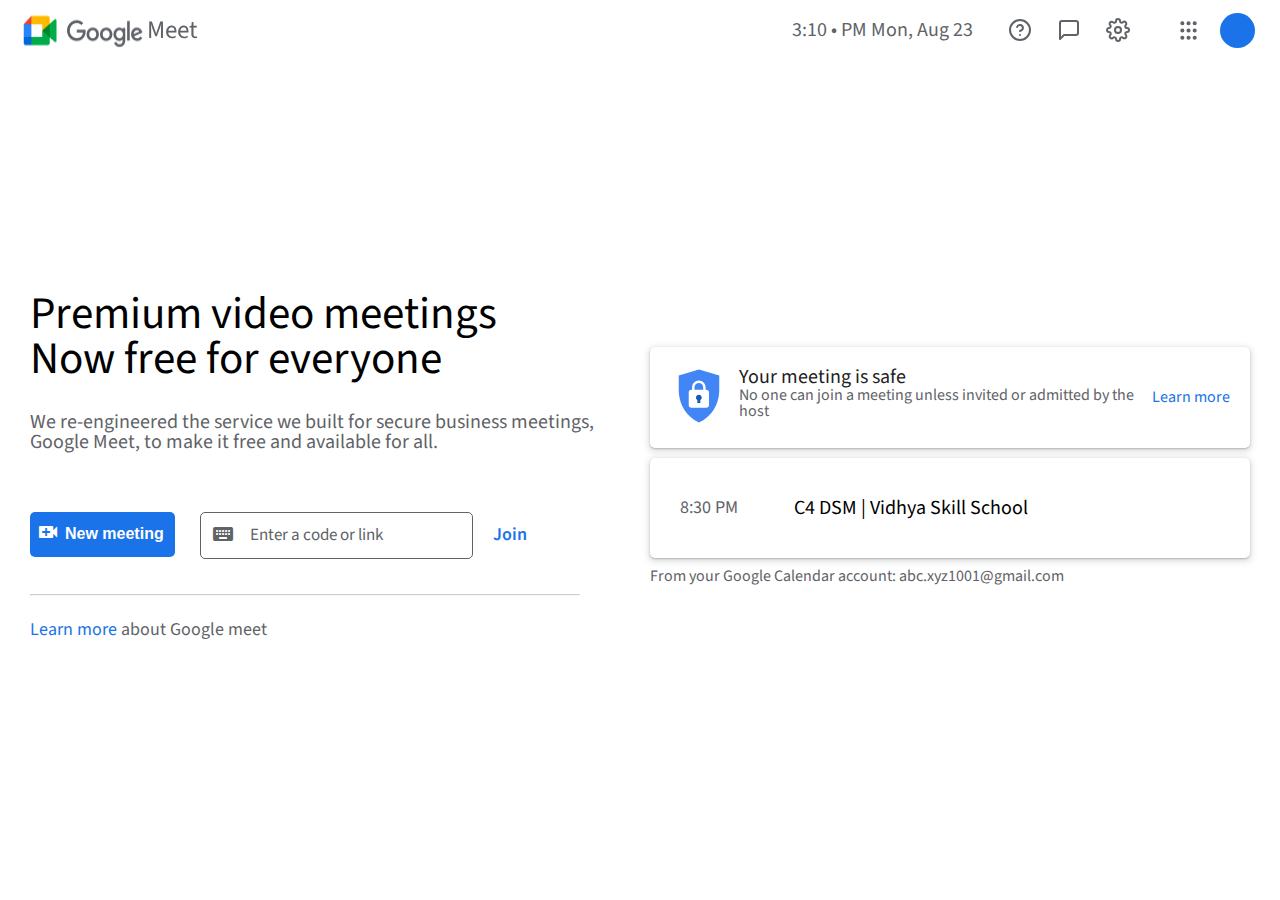
<file: index.html>
<!DOCTYPE html>
<html lang="en">
    <head>
        <title>Meet</title>
        <meta charset="UTF-8">
        <meta name="viewport" content="width=device-width, initial-scale=1">
        <link rel="icon" type="img/PNG" href="./assets/img/favicon.PNG">
        <link rel="stylesheet" href="./assets/css/reset.css">
        <link href="./assets/css/index.css" rel="stylesheet">
        <link href="https://fonts.googleapis.com/icon?family=Material+Icons" rel="stylesheet">
    </head>
    <body>
        <section>
            <div class="navigation-wrapper f-400">
                <div class="section-wrapper">
                    <div class="navigation-bar flex">
                        <div class="flex logo-wrapper">
                            <div class="valign-center logo-container">
                                <a href=""><img src="./assets/img/logo.PNG" alt="Google meet logo"></a>
                            </div>
                            <div class="valign-center logo-text"><a href="">Meet</a></div>
                        </div>
                        <div class="flex top-right-control">
                            <div class="valign-center chrono-text nav-items">
                                3:10 &#8226; PM Mon, Aug 23
                            </div>
                            <div class="flex nav-items">
                                <div title="Support" class="valign-center nav-links">
                                    <svg viewBox="0 0 24 24" width="24" height="24" stroke="#5f6368" stroke-width="2" fill="none" stroke-linecap="round" stroke-linejoin="round" class="css-i6dzq1"><circle cx="12" cy="12" r="10"></circle><path d="M9.09 9a3 3 0 0 1 5.83 1c0 2-3 3-3 3"></path><line x1="12" y1="17" x2="12.01" y2="17"></line></svg>
                                </div>
                                <div title="Feedback" class="valign-center nav-links">
                                    <svg viewBox="0 0 24 24" width="24" height="24" stroke="#5f6368" stroke-width="2" fill="none" stroke-linecap="round" stroke-linejoin="round" class="css-i6dzq1"><path d="M21 15a2 2 0 0 1-2 2H7l-4 4V5a2 2 0 0 1 2-2h14a2 2 0 0 1 2 2z"></path></svg>
                                </div>
                                <div title="Setting" class="valign-center nav-links setting-icon">
                                    <svg viewBox="0 0 24 24" width="24" height="24" stroke="#5f6368" stroke-width="2" fill="none" stroke-linecap="round" stroke-linejoin="round" class="css-i6dzq1"><circle cx="12" cy="12" r="3"></circle><path d="M19.4 15a1.65 1.65 0 0 0 .33 1.82l.06.06a2 2 0 0 1 0 2.83 2 2 0 0 1-2.83 0l-.06-.06a1.65 1.65 0 0 0-1.82-.33 1.65 1.65 0 0 0-1 1.51V21a2 2 0 0 1-2 2 2 2 0 0 1-2-2v-.09A1.65 1.65 0 0 0 9 19.4a1.65 1.65 0 0 0-1.82.33l-.06.06a2 2 0 0 1-2.83 0 2 2 0 0 1 0-2.83l.06-.06a1.65 1.65 0 0 0 .33-1.82 1.65 1.65 0 0 0-1.51-1H3a2 2 0 0 1-2-2 2 2 0 0 1 2-2h.09A1.65 1.65 0 0 0 4.6 9a1.65 1.65 0 0 0-.33-1.82l-.06-.06a2 2 0 0 1 0-2.83 2 2 0 0 1 2.83 0l.06.06a1.65 1.65 0 0 0 1.82.33H9a1.65 1.65 0 0 0 1-1.51V3a2 2 0 0 1 2-2 2 2 0 0 1 2 2v.09a1.65 1.65 0 0 0 1 1.51 1.65 1.65 0 0 0 1.82-.33l.06-.06a2 2 0 0 1 2.83 0 2 2 0 0 1 0 2.83l-.06.06a1.65 1.65 0 0 0-.33 1.82V9a1.65 1.65 0 0 0 1.51 1H21a2 2 0 0 1 2 2 2 2 0 0 1-2 2h-.09a1.65 1.65 0 0 0-1.51 1z"></path></svg>
                                </div>
                            </div>
                            <div class="flex nav-items more-controls">
                                <div class="valign-center nav-links more-app">
                                    <svg xmlns="http://www.w3.org/2000/svg" width="35" height="35" viewBox="0 0 34 24" fill="none" stroke="#5f6368" stroke-width="2" stroke-linecap="round" stroke-linejoin="round" class="feather feather-more-vertical"><circle cx="12" cy="12" r="1"></circle><circle cx="12" cy="5" r="1"></circle><circle cx="12" cy="19" r="1"></circle><circle cx="18" cy="12" r="1"></circle><circle cx="18" cy="5" r="1"></circle><circle cx="18" cy="19" r="1"></circle><circle cx="24" cy="12" r="1"></circle><circle cx="24" cy="5" r="1"></circle><circle cx="24" cy="19" r="1"></circle>
                                    </svg>
                                </div>
                                <div class="valign-center nav-links avatar-container">
                                    <div class="user-avatar"></div>
                                </div>
                            </div>
                        </div>
                    </div>
                </div>
            </div>
        </section>

        <section>
            <div class="section-wrapper">
                <div class="page-action-container">
                    <div class="left-container">
                        <div class="left-side-text">
                            <div class="heading-1 f-400">Premium video meetings</div>
                            <div class="heading-1 f-400">Now free for everyone</div>
                            <div class="heading-2 f-400">We re-engineered the service we built for secure business meetings, Google Meet, to make it free and available for all.</div>
                            <div class="flex create-meeting-block">
                                <div class="btn-container">
                                    <button>
                                        <div>
                                            <span class="material-icons">video_call</span>
                                        </div>
                                        <div class="btn-text">
                                            <span>New meeting</span>    
                                        </div>
                                    </button>
                                </div>
                                <div class="input-container">
                                    <div class="flex input-flex">
                                        <div class="flex input-wrapper">
                                            <div class="input-icon">
                                                <span class="material-icons">keyboard</span>
                                            </div>
                                            <div class="input-field">
                                                <input class="f-400" type="text" placeholder="Enter a code or link">
                                            </div>
                                        </div>
                                        <div class="valign-center f-600 join-link-container">
                                            <a href="" class="join-link">Join</a>
                                        </div>
                                    </div>
                                </div>
                            </div>
                            <div class="learn-more-left">
                                <div class="h-line">
                                    <hr>
                                </div>
                                <div class="f-400 more-info-text">
                                    <a href="">Learn more</a> <span>about Google meet</span>
                                </div>
                            </div>
                        </div>
                    </div>
                    <div class="right-container">
                        <div class="flex security-card">
                            <div class="security-img">
                                <img src="./assets/img/security_shield.svg" alt="">
                            </div>
                            <div class="security-content">
                                <div class="f-400">
                                    <div class="security-heading">Your meeting is safe</div>
                                    <div class="security-text">No one can join a meeting unless invited or admitted by the host</div>
                                </div>
                            </div>
                            <div class="security-link">
                                <a href="" class="f-400 learn-more">Learn more</a>
                            </div>
                        </div>

                        <div class="meeting-schedule">
                            <div class="meeting-list-item">
                                <div class="meeting-card flex f-400">
                                    <div class="meeting-time">
                                        8:30 PM
                                    </div>
                                    <div class="meeting-topic">
                                        C4 DSM | Vidhya Skill School
                                    </div>
                                </div>
                                <a href="./followUp.html" class="meeting-card-blue flex f-400">
                                    <div class="meeting-time-blue">
                                        8:30 PM
                                    </div>
                                    <div class="meeting-topic">
                                        C4 DSM | Vidhya Skill School
                                    </div>
                                </a>
                            </div>
                        </div>

                        <div class="f-400 meeting-reference">
                            From your Google Calendar account: abc.xyz1001@gmail.com
                        </div>
                        <div class="learn-more-right">
                            <div class="h-line">
                                <hr>
                            </div>
                            <div class="f-400 more-info-text">
                                <a href="">Learn more</a> <span>about Google meet</span>
                            </div>
                        </div>
                    </div>
                </div>
            </div>
        </section>
    </body>
</html>
</file>
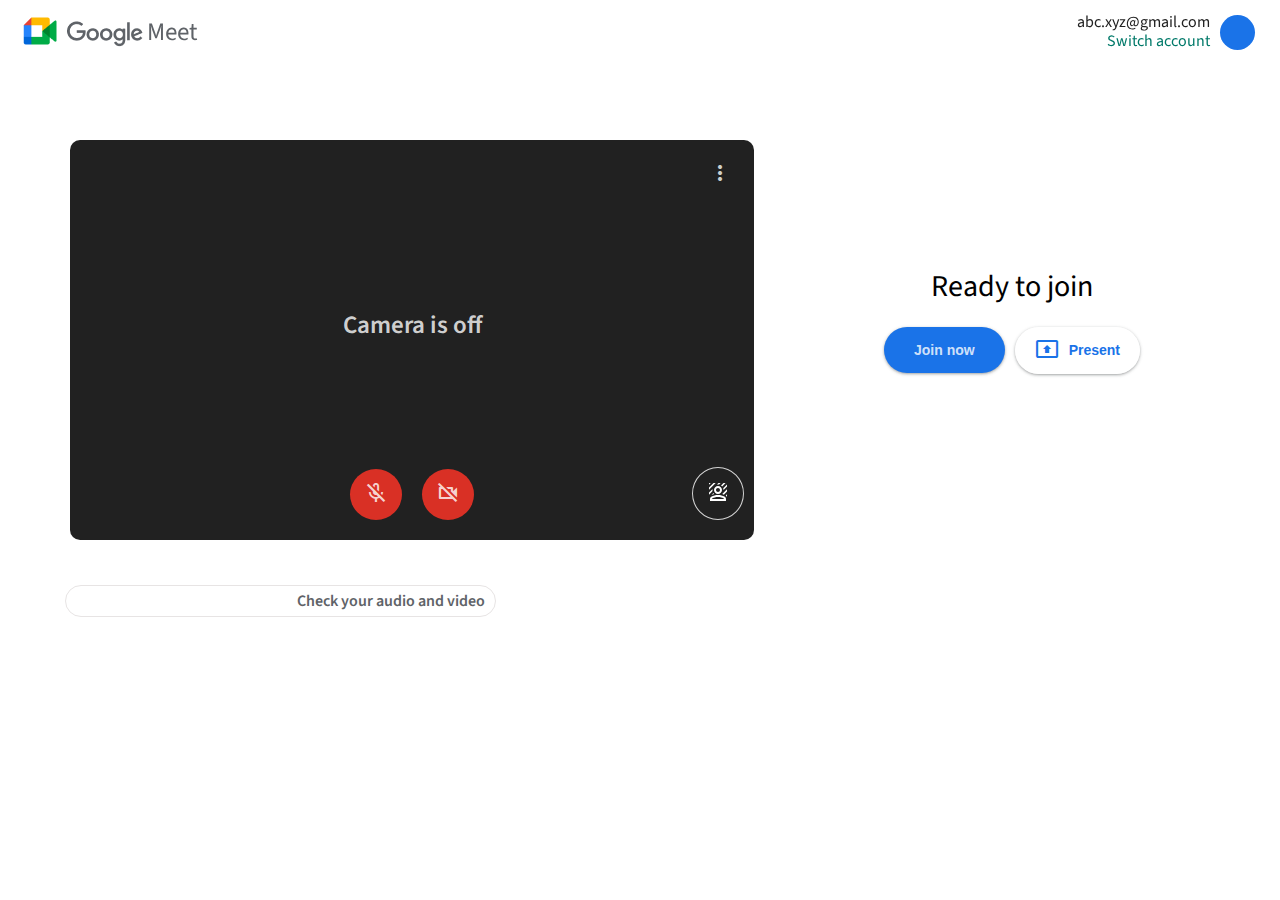
<file: followUp.html>
<!DOCTYPE html>
<html lang="en">
    <head> 
        <title>Meet</title>
        <meta charset="UTF-8">
        <meta name="viewport" content="width=device-width, initial-scale=1">
        <link rel="icon" type="img/PNG" href="./assets/img/favicon.PNG">
        <link rel="stylesheet" href="./assets/css/reset.css">
        <link href="./assets/css/followup.css" rel="stylesheet">
        <link href="https://fonts.googleapis.com/css?family=Material+Icons|Material+Icons+Outlined|Material+Icons+Two+Tone|Material+Icons+Round|Material+Icons+Sharp" rel="stylesheet">
    </head>
    <body>
        <section>
            <div class="section-wrapper">
                <div class="navigation-bar">
                    <div class="nav-wrapper">
                        <div class="logo-wrapper">
                            <div class="logo-img-container">
                                <img src="./assets/img/logo.PNG" alt="">
                            </div>
                            <div class="logo-text f-400">
                                Meet
                            </div>
                        </div>
                        <div class="user-info">
                            <div class="f-400 user-content">
                                <div class="email-text">abc.xyz@gmail.com</div>
                                <div class="switch-acc-text">Switch account</div>
                            </div>
                            <div class="user-avatar-wrapper">
                                <div class="user-avatar"></div>
                            </div>
                        </div>
                    </div>
                </div>
            </div>
        </section>

        <section>
            <div class="section-wrapper">
                <div class="action-container">
                    <div class="video-wrapper">
                        <div class="video-container"></div>
                        <div class="av-wrapper">
                            <div class="av-buttons">
                                <div class="a-button">
                                    <span class="material-icons-outlined">
                                        mic_off
                                    </span>
                                </div>
                                <div class="v-button">
                                    <span class="material-icons-outlined">
                                        videocam_off
                                    </span>
                                </div>
                            </div>
                        </div>
                        <div class="chng-bg-wrapper">
                            <div class="chng-bg-container">
                                <svg width="24" height="24" viewBox="0 0 24 24" xmlns="http://www.w3.org/2000/svg" fill="#fff"><g transform="translate(3 3)"><path d="M6.65 0L0 6.65V4.53L4.53 0H6.65ZM0 0V1.74L1.74 0H0ZM13.17 3.42L16.59 0H14.47L12.05 2.42C12.46 2.7 12.84 3.04 13.17 3.42ZM4.42 10.04L2.5 11.97C3.38 11.56 4.28 11.22 5.21 10.98C4.91 10.7 4.65 10.38 4.42 10.04ZM14.5 7.04L18 3.54V1.41L14.2 5.21C14.39 5.77 14.5 6.37 14.5 6.99C14.5 7.01 14.5 7.02 14.5 7.04ZM10.04 1.6L11.64 0H9.52L7.9 1.61C8.26 1.54 8.62 1.5 9 1.5C9.35 1.5 9.7 1.54 10.04 1.6ZM3.61 5.9L0 9.51V11.63L3.6 8.03C3.54 7.7 3.5 7.35 3.5 7C3.5 6.62 3.54 6.26 3.61 5.9ZM17.73 13.7L18 13.44V11.32L16.7 12.62C17.11 12.92 17.45 13.29 17.73 13.7ZM18 8.49V6.36L13.24 11.12C13.77 11.27 14.3 11.45 14.82 11.66L18 8.49ZM5 7C5 4.79 6.79 3 9 3C11.21 3 13 4.79 13 7C13 9.21 11.21 11 9 11C6.79 11 5 9.21 5 7ZM7 7C7 8.1 7.9 9 9 9C10.1 9 11 8.1 11 7C11 5.9 10.1 5 9 5C7.9 5 7 5.9 7 7ZM17 16.22V18H1V16.22C1 15.1 1.61 14.07 2.61 13.56C4.29 12.7 6.47 12 9 12C11.53 12 13.71 12.7 15.39 13.56C16.39 14.07 17 15.1 17 16.22ZM14.98 16C14.92 15.71 14.74 15.47 14.48 15.34C13.29 14.73 11.37 14 9 14C6.63 14 4.71 14.73 3.52 15.34C3.26 15.47 3.08 15.72 3.02 16H14.98Z"></path></g></svg>
                            </div>
                        </div>
                        <div class="action-btn-wrapper">
                            <div class="action-btn-container">
                                <span class="material-icons-outlined">
                                    more_vert
                                </span>
                            </div>
                        </div>
                        <div class="cam-status-wrapper">
                            <div class="cam-status-container f-600">
                                Camera is off
                            </div>
                        </div>
                    </div>
                    <div class="action-buttons">
                        <div class="btn-wrapper">
                            <div class="f-400 ready-text">Ready to join</div>
                            <div class="btn-container">
                                <div class="btn-ask">
                                    <a href="./meetingDashboard.html"><button>Join now</button></a>
                                </div>
                                <div class="btn-present">
                                    <button>
                                        <div class="present-btn-container">
                                            <div class="present-button-icon">
                                                <span class="material-icons">present_to_all</span>
                                            </div>
                                            <div class="present-button-text">
                                                Present
                                            </div>
                                        </div>
                                    </button>
                                </div>
                            </div>
                        </div>
                    </div>
                </div>
                <div class="check-av">
                    <div class="f-400 check-av-container">
                        <div class="material-icons-outlined av-icon">
                            inventory
                        </div>
                        <div class="av-text f-600">Check your audio and video</div>
                    </div>
                </div>
            </div>
        </section>
    </body>
</html>
</file>
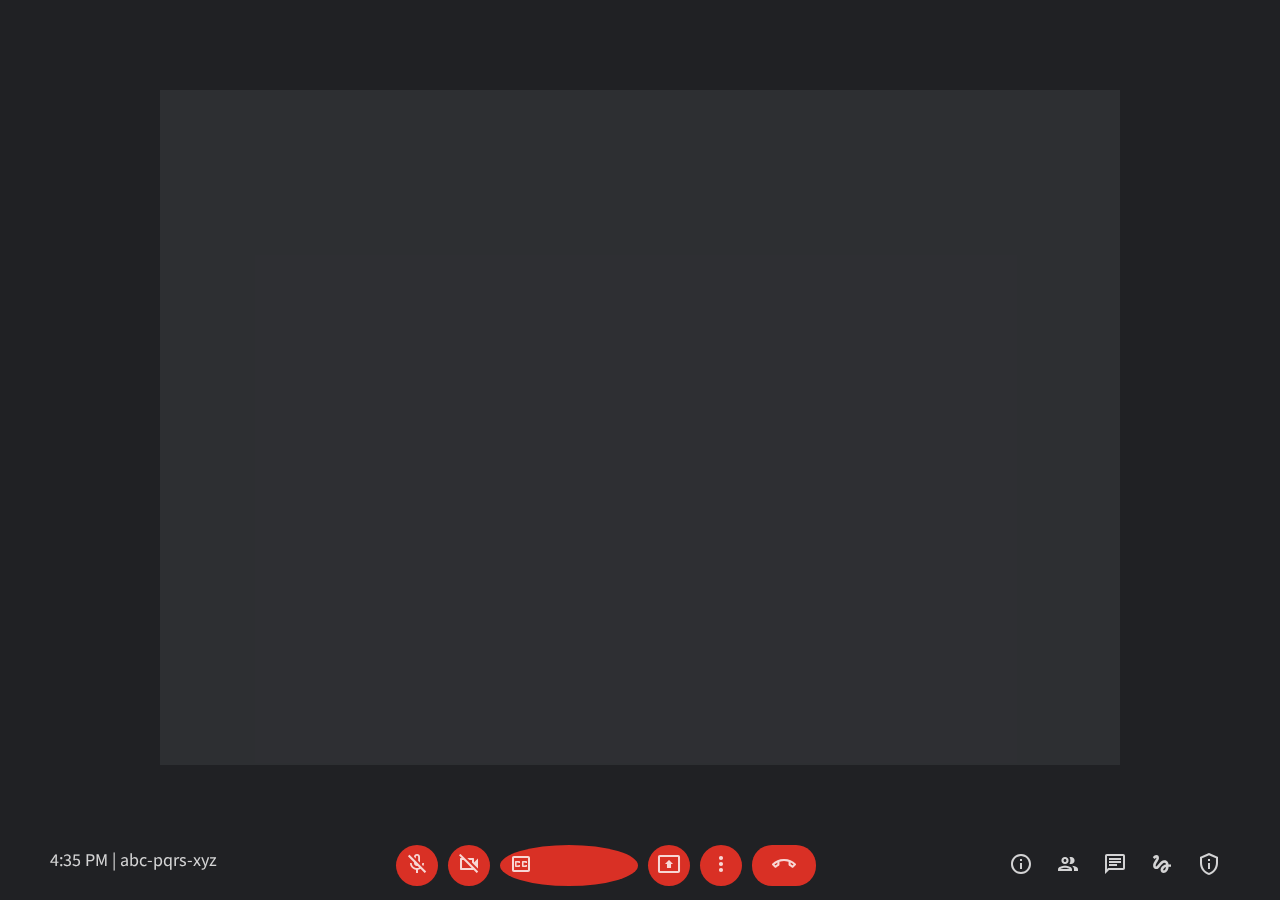
<file: meetingDashboard.html>
<!DOCTYPE html>
<html lang="en">
<head> 
    <title>Meet</title>
    <link rel="icon" type="img/PNG" href="./assets/img/favicon.PNG">
    <meta charset="UTF-8">
    <meta http-equiv="X-UA-Compatible" content="IE=edge">
    <meta name="viewport" content="width=device-width, initial-scale=1.0">
    <link rel="stylesheet" href="./assets/css/reset.css">
    <link rel="stylesheet" href="./assets/css/dashboard.css">
    <link href="https://fonts.googleapis.com/css?family=Material+Icons|Material+Icons+Outlined|Material+Icons+Two+Tone|Material+Icons+Round|Material+Icons+Sharp" rel="stylesheet">
</head>
<body>
    <section>
        <div class="control-bar-wrapper">
            <div class="control-bar-container">
                <div class="control-bar-time-container">
                    <div class="control-bar-time f-400">
                        4:35 PM | abc-pqrs-xyz  
                    </div>
                </div>
                <div class="control-bar-center-container">
                    <div class="center-icon">
                        <span class="material-icons-outlined">
                            mic_off
                        </span>
                    </div>
                    <div class="center-icon">
                        <span class="material-icons-outlined">
                            videocam_off
                        </span>
                    </div>
                    <div class="center-icon">
                        <span class="material-icons-outlined">
                            closed_caption_off
                        </span>
                    </div>
                    <div class="center-icon">
                        <span class="material-icons-outlined">
                            present_to_all
                        </span>
                    </div>
                    <div class="center-icon">
                        <span class="material-icons-outlined">
                            more_vert
                        </span>
                    </div>
                    <a href="./followUp.html" class="center-icon call-end">
                        <span class="material-icons-outlined">
                            call_end
                        </span>
                    </a>
                </div>
                <div class="control-bar-right-container">
                    <div class="right-icon">
                        <span class="material-icons-outlined">
                            info
                        </span>
                    </div>
                    <div class="right-icon">
                        <span class="material-icons-outlined">
                            people_outline
                        </span>
                    </div>
                    <div class="right-icon">
                        <span class="material-icons-outlined">
                            chat
                        </span>
                    </div>
                    <div class="right-icon">
                        <span class="material-icons-outlined">
                            gesture
                        </span>
                    </div>
                    <div class="right-icon">
                        <span class="material-icons-outlined">
                            privacy_tip
                        </span>
                    </div>
                </div>
            </div>
        </div>
    </section>

    <section>
        <div class="screen-wrapper">
            <div class="screen-container">
                
            </div>
        </div>
    </section>
</body>
</html>
</file>
<file: assets/css/index.css>
@import url('https://fonts.googleapis.com/css2?family=Source+Sans+Pro:wght@300;400;600&display=swap');

*{
    outline: none;
}

:root{
    --blue:#1a73e8;
    --dark-blue:#0964db;
    --black:#212121;
    --gray:#5f6368;
    --mild-gray:#e7e7e7e1;
    --white:#ffffff;
}

body{
    padding: 0;
    margin: 0;
}

.material-icons {
    font-family: 'Material Icons';
    font-weight: normal;
    font-style: normal;
    font-size: 24px;  /* Preferred icon size */
    display: inline-block;
    line-height: 1;
    text-transform: none;
    letter-spacing: normal;
    word-wrap: normal;
    white-space: nowrap;
    direction: ltr;
  
    /* Support for all WebKit browsers. */
    -webkit-font-smoothing: antialiased;
    /* Support for Safari and Chrome. */
    text-rendering: optimizeLegibility;
  
    /* Support for Firefox. */
    -moz-osx-font-smoothing: grayscale;
  
    /* Support for IE. */
    font-feature-settings: 'liga';
}

a{
    text-decoration: none;
}

.flex{
    display: flex;
}

.valign-center{
    display: flex;
    align-self: center;
}

.halign-center{
    justify-content: center;
}

.f-300{
    font-weight: 300;
    font-family: 'Source Sans Pro', sans-serif;
}

.f-400{
    font-weight: 400;
    font-family: 'Source Sans Pro', sans-serif;
}

.f-600{
    font-weight: 600;
    font-family: 'Source Sans Pro', sans-serif;
}

.section-wrapper{
    padding:0 20px;
    max-width: 1500px;
    margin: auto;
}

/* ################################################## */

.navigation-bar{
    height: 60px;
}

.logo-wrapper{
    position:fixed;
    background-color: var(--white);
    height: 60px;
    top: 0;
    left: 20px;
}

.logo-container img{
    width: 100%;
    height: 100%;
}

.logo-text a{
    font-size: 25px;
    color: var(--gray);
}

.top-right-control{
    margin-left: auto;
    position: fixed;
    height: 60px;
    top: 0;
    right: 20px;
    background-color: var(--white);
}

.chrono-text{
    font-size: 20px;
    color: var(--gray);
}

.nav-items{
    margin-left: 20px;
}

.nav-links{
    margin-left: 5px;
    cursor: pointer;
    padding: 10px;
    border-radius: 50%;
}

.nav-links:hover{
    background-color: var(--mild-gray);
}

.more-app{
    padding: 5px;
}

.avatar-container{
    padding: 5px;
}

.user-avatar{
    width: 35px;
    height: 35px;
    background-color: var(--blue);
    border-radius: 50%;
}

/* Action section */

.page-action-container{
    min-height: 90vh;
    align-items: center;
    display: flex;
}

.left-container{
    flex: 5;
    padding: 0 10px;
}

.right-container{
    flex: 5;
    padding: 0 10px;
    width: 100%;
}

.heading-1{
    font-size: 45px;
}

.heading-2{
    font-size: 20px;
    color: var(--gray);
    margin-top: 30px;
    margin-bottom: 60px;
}

.create-meeting-block{
    margin: 35px 0;
}

.btn-container button{
   background-color: var(--blue);
   display: flex;
   align-items: center;
   height: 45px;
   border: none;
   border-radius: 5px;
   color: var(--white);
   font-size: 16px;
   cursor: pointer;
}

.btn-text{
    padding:  0 5px;
    font-weight: 600;
}

.btn-container button:hover{
    background-color: var(--dark-blue);
}

.input-wrapper{
    border: 1px solid var(--gray);
    height: 45px;
    border-radius: 5px;
    margin-left: 25px;
    align-items: center;
    background-color: var(--white);
}


.input-icon{
    padding: 0 0 0 10px;
}

.input-icon .material-icons{
    color: var(--gray);
}

.input-field input{
    padding:  0 5px;
    outline: none;
    border: none;
    font-size: 17px;
    margin:0 10px;
}

.input-field input::placeholder{
    color: var(--gray);
    font-size: 17px;
}

.input-wrapper:hover{
    border: 1px solid var(--black);
}

.input-wrapper:has(* .input-field input:focus){
    border: 1px solid var(--blue);
}

.join-link{
    margin: 0 20px;
    color: var(--blue);
    font-size: 18px;
}

.h-line{
    padding-right: 50px;
}

.h-line hr{
    color: var(--gray);
    filter: opacity(0.5);
}

.more-info-text{
    font-size: 18px;
    color: var(--gray);
    margin-top: 25px;
}

.more-info-text a{
    color: var(--blue);
}

.security-card{
    box-shadow: 0 1px 2px 0 rgb(60 64 67 / 30%), 0 2px 6px 2px rgb(60 64 67 / 15%);
    padding:20px 20px;
    border-radius: 5px;
}

.security-img{
    flex: 1;
}

.security-content{
    flex: 6;
}

.security-link{
    /* flex: 2; */
    align-self: center;
}

.security-heading{
    color: var(--black);
    font-size: 20px;
}

.security-text{
    color: var(--gray);
    font-size: 16px;
}

.learn-more{
    color: var(--blue);
}

.meeting-list-item{
    position: relative;
}

.meeting-card{
    height: 100px;
    align-items: center;
    margin: 10px 0;
    border-radius: 5px;
    box-shadow: 0 1px 2px 0 rgb(60 64 67 / 30%), 0 2px 6px 2px rgb(60 64 67 / 15%);
    cursor: pointer;
}

.meeting-card-blue{
    position: absolute;
    top: 10px;
    width: 100%;
    height: 80px;
    align-items: center;
    border-radius: 5px;
    background-color: var(--blue);
    color: var(--white);
    transform: scale(1.02);
    display: none;
}

.meeting-time-blue{
    flex: 2;
    padding-left: 30px;
    font-size: 18px;
}

.meeting-time{
    flex: 2;
    color: var(--gray);
    padding-left: 30px;
    font-size: 18px;
}

.meeting-time-blue{
    color: var(--white);
}

.meeting-topic{
    flex: 8;
    font-size: 20px;
}

.meeting-card:hover ~ .meeting-card-blue{
    display: flex;
}

.meeting-reference{
    font-size: 16px;
    color: var(--gray);
}

.learn-more-right{
    margin: 20px 0;
    display: none;
}

.learn-more-left{
    display: block;
}

@media screen and (max-width:1024px) {
    .page-action-container{
        flex-direction: column;
    }

    .heading-1{
        text-align: center;
    }

    .heading-2{
        text-align: center;
    }

    .create-meeting-block{
        justify-content: center;
    }

    .learn-more-right{
        margin-top: 20px;
        display: block;
    }
    
    .learn-more-left{
        display: none;
    }

    .h-line{
        padding: 0;
    }
}

@media screen and (max-width:768px) {
    .create-meeting-block{
        flex-direction: column;
        justify-content: center;
    }

    .input-flex{
        flex-direction: column;
    }

    .input-wrapper{
        margin: 10px 0;
    }

    .btn-container{
        align-self: center;
    }

    .input-container{
        align-self: center;
    }

    .section-wrapper{
        padding:0 20px;
    }
}

@media screen and (max-width:500px) {

    .section-wrapper{
        padding: 10px;
    }
    .more-controls{
        display: none;
    }

    .setting-icon{
        display: none;
    }

    .nav-items{
        margin-left: 5px;
    }
}
</file>
<file: assets/css/followup.css>
@import url('https://fonts.googleapis.com/css2?family=Source+Sans+Pro:wght@300;400;600&display=swap');

*{
    outline: none;
}

:root{
    --blue:#1a73e8;
    --dark-blue:#0964db;
    --black:#212121;
    --gray:#5f6368;
    --mild-gray:#e7e4e4;
    --white:#ffffffce;
    --green:#007969;
    --red:#d93025;
}

body{
    padding: 0;
    margin: 0;
}

a{
    text-decoration: none;
}

.valign-center{
    display: flex;
    align-self: center;
}

.halign-center{
    justify-content: center;
}

.f-300{
    font-weight: 300;
    font-family: 'Source Sans Pro', sans-serif;
}

.f-400{
    font-weight: 400;
    font-family: 'Source Sans Pro', sans-serif;
}

.f-600{
    font-weight: 600;
    font-family: 'Source Sans Pro', sans-serif;
}

.section-wrapper{
    padding:0 20px;
    max-width: 1500px;
    margin: auto;
}

/* Header */

.navigation-bar{
    background-color:var(--white)
}

.logo-text{
    font-size: 25px;
    color: var(--gray);
}

.nav-wrapper{
    display: flex;
    align-items: center;
    height: 65px;
}

.logo-wrapper{
    display: flex;
    align-items: center;
    position: fixed;
    left: 20px;
    background-color: var(--white);
}

.user-info{
    display: flex;
    margin-left: auto;
    position: fixed;
    right: 20px;
    background-color: var(--white);
}

.email-text{
    color: var(--black);
    text-align: right;
}

.switch-acc-text{
    color: var(--green);
    text-align: right;
    margin: 3px 0;
}

.user-avatar-wrapper{
    margin-left: 5px;
    padding: 5px;
    border-radius: 50%;
}

.user-content{
    align-self: center;
    margin-left: 20px;
}

.user-avatar-wrapper:hover{
    background-color: var(--mild-gray);
}

.user-avatar{
    height: 35px;
    width: 35px;
    border-radius: 50%;
    background-color: var(--blue);
}

/* Action container */

.action-container{
    display: flex;
    min-height: 480px;
    align-items: center;
    padding: 20px;
}

.video-wrapper{
    flex: 6;
    padding: 40px 30px 10px 30px;
    position: relative;
}

.video-container{
    height: 400px;
    width: 100%;
    background-color: var(--black);
    border-radius: 10px;
}

.nav-wrapper{
    display: flex;
    justify-content: center;
}

.av-buttons{
    display: flex;
    color: var(--white);
    position: absolute;
    bottom: 30px;
    left: 50%;
    transform: translateX(-50%);
}

.a-button{
    padding: 12px 14px;
    border-radius: 50%;
    background-color: var(--red);
    margin: 0 10px;
    cursor: pointer;
}

.v-button{
    border-radius: 50%;
    padding: 12px 14px;
    background-color: var(--red);
    margin: 0 10px;
    cursor: pointer;
}

.chng-bg-wrapper{
    position:absolute;
    bottom: 30px;
    right: 40px;
}

.chng-bg-container{
    padding: 12px 13px;
    border-radius: 50%;
    border: 1px solid var(--white);
    cursor: pointer;
}

.chng-bg-container:hover{
    background-color: rgba(255,255,255,0.4);
}

.action-btn-wrapper{
    position:absolute;
    top: 50px;
    right: 40px;
}

.action-btn-container{
    cursor: pointer;
    color: var(--white);
    padding: 11px 12px;
    border-radius: 50%;
}

.action-btn-container:hover{
    background-color: rgba(255,255,255,0.4);
}

.cam-status-wrapper{
    position: absolute;
    top: 50%;
    left: 50%;
    transform: translate(-50%,-50%);
}

.cam-status-container{
    color: var(--white);
    font-size: 25px;
}

.action-buttons{
    flex: 4;
}

.btn-wrapper{
    text-align: center;
}

.ready-text{
    font-size: 30px;
    margin-bottom: 20px;
}

.btn-container{
    display: flex;
    justify-content: center;
}

.btn-ask button{
    border: none;
    background-color: var(--blue);
    border-radius: 30px;
    padding: 15px 30px;
    color: var(--white);
    margin: 5px;
    border: none;
    cursor: pointer;
    font-size: 14px;
    box-shadow: 0px 1px 2px 0px rgb(60 64 67 / 30%), 0px 1px 3px 1px rgb(60 64 67 / 15%);
    font-weight: 600;
}

.btn-present button{
    border: none;
    background-color: var(--white);
    border-radius: 30px;
    padding: 10px 20px;
    margin:5px;
    cursor: pointer;
    font-size: 14px;
    box-shadow: 0px 1px 2px 0px rgb(60 64 67 / 30%), 0px 1px 3px 1px rgb(60 64 67 / 15%);
    font-weight: 600;
}

.present-btn-container{
    display: flex;
    align-items: center;
    color: var(--blue);
}

.present-button-text{
    margin-left: 10px;
}

.check-av{
    margin:0 45px;
    border: 1px solid var(--mild-gray);
    width: fit-content;
    display: flex;
    padding: 3px 10px;
    align-self: center;
    border-radius: 20px;
}

.check-av-container{
    display: flex;
    align-items: center;
}

.av-icon{
    color: var(--blue);
    margin-right: 5px;
}

.av-text{
    color: var(--gray);
    font-size: 16px;
}

@media screen and (max-width:850px) {
    .action-container{
        flex-direction: column;
        min-height: max-content;
    }

    .video-container{
        height: 45vw;
    }

    .video-wrapper{
        flex: 0;
        width: 100%;
        padding: 20px;
    }
    
    .action-buttons{
        flex: 0;
    }

    .check-av{
        margin: auto;
    }
}

@media screen and (max-width:768px){
    .action-btn-wrapper{
        top: 30px;
        right: 30px;
    }
    .action-btn-container{
        padding: 5px 7px;
    }

    .chng-bg-wrapper{
        bottom: 30px;
        right: 30px;
    }
    
    .chng-bg-container{
        padding: 5px 7px;
    }

    .a-button{
        padding: 5px 7px;
    }
    
    .v-button{
        padding: 5px 7px;
    } 
} 

@media screen and (max-width:400px){
    .btn-ask button{
        padding: 15px 20px;
    }
    
    .btn-present button{
        padding: 8px 15px;
    }

    .action-btn-wrapper{
        top: 25px;
        right: 25px;
    }

    .action-btn-container{
        padding: 5px 7px;
    }

    .cam-status-container{
        font-size: 20px;
    }
}
</file>
<file: assets/css/dashboard.css>
@import url('https://fonts.googleapis.com/css2?family=Source+Sans+Pro:wght@300;400;600&display=swap');

*{
    outline: none;
}

:root{
    --black:#202124;
    --white:#ffffffce;
    --red:#d93025;
}

body{
    padding: 0;
    margin: 0;
    background-color: var(--black);
}

a{
    text-decoration: none;
}

.valign-center{
    display: flex;
    align-self: center;
}

.halign-center{
    justify-content: center;
}

.f-300{
    font-weight: 300;
    font-family: 'Source Sans Pro', sans-serif;
}

.f-400{
    font-weight: 400;
    font-family: 'Source Sans Pro', sans-serif;
}

.f-600{
    font-weight: 600;
    font-family: 'Source Sans Pro', sans-serif;
}

/* Control bar CSS */

.control-bar-wrapper{
    position:fixed;
    bottom: 0;
    width: 100%;
    height: 60px;
}

.control-bar-container{
    margin: 0 50px;
    display: flex;
    color: var(--white);
    flex-direction: row;
    justify-content: space-between;
}

.control-bar-time-container{
    margin-top: 12px;
    font-size: 18px;
}

.control-bar-center-container{
    margin-top: 5px;
    display: flex;
    flex-direction: row;
}

.control-bar-right-container{
    margin-top: 5px;
    display: flex;
    flex-direction: row;
}

.center-icon{
    margin:0 5px;
    padding: 7px 9px;
    background-color: var(--red);
    border-radius: 50%;
    cursor: pointer;
}

.call-end{
    padding: 7px 20px;
    border-radius: 20px;
    color: var(--white);
}

.right-icon{
    margin-left:5px;
    padding: 7px 9px;
    border-radius: 50%;
    cursor: pointer;
}

.right-icon:hover{
    background-color: rgba(255,255,255,0.5);
}

/* Screen Styles */

.screen-container{
    position: absolute;
    left: 50%;
    top: 10vh;
    transform: translateX(-50%);
}

.screen-container{
    height: 75vh;
    width: 75vw;
    background-color: rgba(240, 248, 255, 0.068);
}


@media screen and (max-width:768px) {
    .control-bar-time-container{
        display: none;
    }
}

@media screen and (max-width:680px){
    .control-bar-right-container{
        display: none;
    }

    .control-bar-center-container{
        margin-top: 5px;
        display: flex;
        flex-direction: row;
        justify-content: center;
        flex: 1;
    }
}

@media screen and (max-width:410px) {
    .center-icon{
        margin:0 5px;
        padding: 7px 9px;
        background-color: var(--red);
        border-radius: 50%;
        cursor: pointer;
    }

    .control-bar-container{
        margin: 0;
    }
}
</file>
